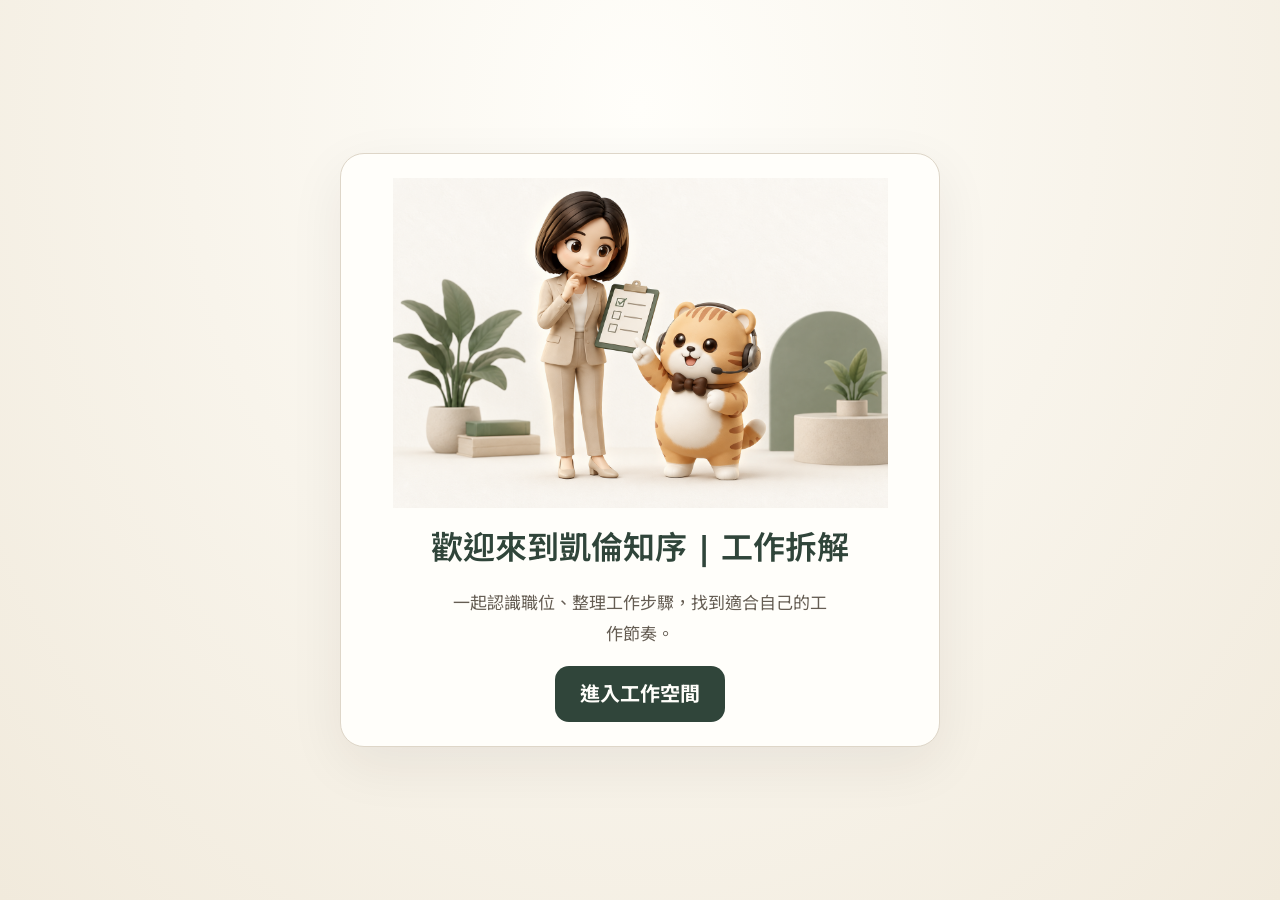
<file: index.html>
<!doctype html>
<html lang="zh-TW">
  <head>
    <meta charset="UTF-8" />
    <meta name="viewport" content="width=device-width, initial-scale=1.0" />
    <title>凱倫知序 | 工作拆解</title>
    <meta name="description" content="凱倫知序 | 工作拆解" />
    <meta property="og:title" content="凱倫知序 | 工作拆解" />
    <meta property="og:description" content="凱倫知序 | 工作拆解" />
    <meta property="og:site_name" content="凱倫知序 | 工作拆解" />
    <meta property="og:url" content="https://aaa0218haha-collab.github.io/KYUAN-Worker-3191/" />
    <link rel="canonical" href="https://aaa0218haha-collab.github.io/KYUAN-Worker-3191/" />
    <meta property="og:type" content="website" />
    <meta property="og:image" content="https://aaa0218haha-collab.github.io/KYUAN-Worker-3191/share-preview.png?v=20261018-simple-flow" />
    <meta property="og:image:width" content="1200" />
    <meta property="og:image:height" content="630" />
    <meta property="og:image:alt" content="凱倫知序 | 工作拆解" />
    <meta name="twitter:card" content="summary_large_image" />
    <meta name="twitter:title" content="凱倫知序 | 工作拆解" />
    <meta name="twitter:description" content="凱倫知序 | 工作拆解" />
    <meta name="twitter:image" content="https://aaa0218haha-collab.github.io/KYUAN-Worker-3191/share-preview.png?v=20261018-simple-flow" />
    <meta name="google-oauth-client-id" content="313609536991-54sapoig29m4reg91qin8fsfqu9iro08.apps.googleusercontent.com" />
    <meta name="theme-color" content="#FBF9F5" />
    <link rel="icon" type="image/svg+xml" href="./icon.svg?v=20261018" sizes="any" />
    <link rel="manifest" href="./site.webmanifest" />
    <link rel="preconnect" href="https://fonts.googleapis.com">
    <link rel="preconnect" href="https://fonts.gstatic.com" crossorigin>
    <link href="https://fonts.googleapis.com/css2?family=Plus+Jakarta+Sans:wght@400;500;600;700&family=Noto+Sans+TC:wght@400;500;700&display=swap" rel="stylesheet">
    <script type="module" src="./google-account.js?v=20261018-simple-flow"></script>
    <script type="module" crossorigin src="./index-ARgGflA9.js?v=20261029-toolkit-copy-v12"></script>
    <script type="module" src="./personal-ai.js?v=20261018-simple-flow"></script>
    <script type="module" src="./google-drive.js?v=20261018-simple-flow"></script>
    <script type="module" src="./reading-comfort.js?v=20261020-cloud-backup-inline"></script>
    <script type="module" src="./welcome.js?v=20261018-simple-flow"></script>
    <link rel="stylesheet" crossorigin href="./index-6yeIPIjk.css?v=20261018-simple-flow">
    <link rel="stylesheet" href="./focus-workspace.css?v=20261029-accessibility-roles-v14">
  </head>
  <body class="bg-[#FBF9F5] text-[#241D17] antialiased selection:bg-[#FAF2DE] selection:text-[#846429] min-h-screen overflow-x-hidden">
    <main id="welcome-landing" aria-labelledby="welcome-landing-title">
      <section class="welcome-landing-card">
        <img class="welcome-landing-image" src="./karen-welcome.png" alt="凱倫與戴著耳機的老虎夥伴，一起查看工作檢核清單" width="1536" height="1024" fetchpriority="high" />
        <h1 class="welcome-landing-title" id="welcome-landing-title">歡迎來到凱倫知序 | 工作拆解</h1>
        <p class="welcome-landing-copy">一起認識職位、整理工作步驟，找到適合自己的工作節奏。</p>
        <button class="welcome-landing-start" type="button" data-welcome-enter>進入工作空間</button>
      </section>
    </main>
    <div id="root" hidden></div>
  </body>
</html>
</file>
<file: focus-workspace.css>
/* Mobile first: context and content stay visible; side panels open on demand. */
:root{--yw-header-height:54px;--yw-bar-height:86px}
#yuan-workspace{color:#352f28;font-family:system-ui,"Noto Sans TC",sans-serif;max-width:1600px;margin:auto}
#yuan-workspace [data-yuan-original-navigation]{display:none!important}
.yw-topbar{position:sticky;top:var(--yw-header-height);z-index:32;display:flex;align-items:center;justify-content:space-between;gap:12px;padding:12px 16px;background:#fffefa;border-bottom:1px solid #e5ded2}
.yw-current{min-width:0}.yw-eyebrow{font-size:13px;color:#756c60;letter-spacing:.04em;margin:0 0 3px}
.yw-current h2{font-size:20px;font-weight:700;line-height:1.3;margin:0;color:#30453a}
.yw-context{font-size:14px;color:#6c6255;white-space:nowrap;text-overflow:ellipsis;overflow:hidden;margin:4px 0 0;max-width:60vw}
.yw-top-actions{display:flex;gap:6px;flex:none}.yw-top-actions button,.yw-drawer-heading button{min-height:44px;min-width:44px;padding:8px 12px;border:1px solid #ded6c8;border-radius:10px;background:#fff;color:#50483d;font-size:16px;cursor:pointer}
.yw-columns{padding:12px 0 24px}.yw-content{position:relative;min-width:0;padding-top:52px}.yw-about-content{padding-top:0!important}
#root #yuan-workspace main{max-width:840px;padding:0 12px;margin:0 auto}
#yuan-workspace main h2,#yuan-workspace main h3{font-family:inherit}
#yuan-workspace main [class*="rounded-2xl"],#yuan-workspace main [class*="rounded-3xl"]{box-shadow:none}
#yuan-workspace main [data-yuan-selector]{border:1px solid #ded6c8;border-radius:14px;background:#fffefa}
[data-yuan-selector]>summary{padding:12px 14px;font-size:16px;cursor:pointer;color:#514a40;font-weight:600;overflow-wrap:anywhere}
[data-yuan-selector]{display:none!important}.yw-role-selection-open [data-yuan-selector]{display:block!important;position:relative;z-index:5;margin-bottom:12px}
[data-yuan-selector]>summary:focus-visible,#yuan-workspace button:focus-visible,#yuan-workspace textarea:focus-visible{outline:3px solid #9b762f;outline-offset:2px}
[data-yuan-selector]>div{border:0!important;border-radius:0!important}
.yw-drawer{border:1px solid #e5ded2;background:#fffefa;color:#352f28;padding:18px;max-width:100vw;width:min(340px,calc(100vw - 24px));height:100dvh;max-height:100dvh;overflow:auto;margin:0;border-radius:0 18px 18px 0;font:14px/1.6 system-ui,"Noto Sans TC",sans-serif}
.yw-drawer::backdrop{background:#241d1766}.yw-notes-drawer{margin-left:auto;border-radius:18px 0 0 18px}
.yw-drawer-heading{display:flex;justify-content:space-between;align-items:center;gap:12px;margin-bottom:18px}.yw-drawer-heading h2,.yw-notes>h2{font-size:20px;font-weight:700;margin:0}
.yw-navigation nav{display:grid;gap:8px}.yw-navigation nav button{display:flex;align-items:center;gap:12px;width:100%;text-align:left;padding:12px 10px;border:1px solid transparent;border-radius:10px;background:transparent;color:#6c6255;cursor:pointer;min-height:64px}
.yw-navigation nav button:hover{background:#f3efe7}.yw-navigation nav button[aria-current="page"]{border-color:#c1d0c5;background:#edf3ee;color:#30453a}
.yw-navigation nav strong{display:block;font-size:16px;font-weight:600}.yw-navigation nav small{display:block;font-size:13px;margin-top:3px;color:#756c60;line-height:1.5}
.yw-response-link{display:flex;align-items:center;gap:12px;width:100%;min-height:64px;margin-top:8px;padding:12px 10px;border:1px solid #ded6c8;border-radius:10px;background:#fffefa;color:#30453a;text-align:left;cursor:pointer}
.yw-response-link:hover{background:#edf3ee;border-color:#c1d0c5}
.yw-response-link strong{display:block;font-size:16px;font-weight:600}.yw-response-link small{display:block;margin-top:3px;color:#756c60;font-size:13px;line-height:1.5}
.yw-response-icon{display:grid;width:42px;height:38px;flex:none;place-items:center;border:1px solid #e4ded3;border-radius:6px;color:#597261;font-size:21px}
.yw-home-illustration{width:100%;max-width:660px;margin:0 auto 20px;overflow:hidden;border:1px solid #ded6c8;border-radius:16px;background:#fffefa}
.yw-home-illustration img{display:block;width:100%;height:auto;object-fit:contain}
.yw-role-picker{position:absolute;top:0;left:0;z-index:2;display:flex;align-items:center;max-width:840px;width:100%;margin:0;padding:0;border:0;border-radius:0;background:transparent}
.yw-role-picker>span{display:none}
.yw-role-picker select{width:calc(100% - 194px);min-width:0;height:44px;padding:6px 30px 6px 10px;border:1px solid #d8cca8;border-radius:10px;background:#fffefa;color:#352f28;font-size:15px}
.yw-role-picker select:focus-visible{outline:3px solid #9b762f;outline-offset:2px}
.yw-quick-nav{position:relative;inset:auto;z-index:3;display:flex;flex-wrap:nowrap;align-items:center;justify-content:space-between;gap:8px;width:100%;min-height:34px;margin:0 0 8px;padding:0!important;border:0!important;border-radius:0!important;background:transparent!important}
.yw-quick-nav>div:first-child{display:flex;align-items:center;justify-content:flex-start;gap:4px;width:auto;min-width:0;white-space:nowrap}
.yw-quick-nav>div:last-child{display:flex;align-items:center;justify-content:flex-end;gap:4px;flex:none;margin-left:auto}
.yw-quick-nav .hidden{display:none!important}
.yw-quick-nav button{flex:none;min-height:34px;padding:4px 8px;font-size:13px;white-space:nowrap}
.yw-common-titles{display:inline-flex;min-width:0;max-width:100%;vertical-align:middle}
.yw-common-titles summary{display:inline-flex;align-items:center;gap:6px;min-height:28px;padding:3px 8px;border:1px solid #e6d7bf;border-radius:8px;background:#fffefa;color:#846429;font-size:13px;font-weight:700;cursor:pointer;list-style:none;white-space:nowrap}
.yw-common-titles summary::-webkit-details-marker{display:none}
.yw-common-titles summary::after{content:"▾";color:#8c7558;font-size:12px}
.yw-common-titles[open] summary::after{content:"▴"}
.yw-common-titles summary:focus-visible{outline:2px solid #9b762f;outline-offset:2px}
.yw-common-title-count{color:#756c60;font-size:12px;font-weight:500}
.yw-common-title-list{display:flex;flex-wrap:wrap;gap:6px;margin-top:6px}
.yw-checklist-progress{padding:10px 12px!important;border-radius:14px!important}
.yw-checklist-progress>summary{display:flex;flex-direction:row!important;align-items:center;justify-content:space-between;gap:8px;cursor:pointer;list-style:none}
.yw-checklist-progress>summary::-webkit-details-marker{display:none}
.yw-checklist-progress>summary::after{content:"展開進度 ▾";flex:none;color:#547363;font-size:12px;font-weight:600}
.yw-checklist-progress[open]>summary::after{content:"收起進度 ▴"}
.yw-checklist-progress>summary:focus-visible{outline:2px solid #547363;outline-offset:3px;border-radius:4px}
.yw-checklist-progress> :not([hidden])~ :not([hidden]){margin-top:4px!important}
.yw-checklist-progress>div:first-child>div{font-size:14px!important}
.yw-checklist-progress>div:first-child>div:last-child{white-space:nowrap}
.yw-checklist-progress>div:nth-child(2){height:5px!important}
.yw-progress-detail{font-size:12px;color:#52675b}
.yw-progress-detail summary{display:flex;align-items:center;flex-wrap:wrap;gap:4px 8px;min-height:18px;cursor:pointer;list-style:none}
.yw-progress-detail summary::-webkit-details-marker{display:none}
.yw-progress-detail summary:focus-visible{outline:2px solid #9b762f;outline-offset:2px;border-radius:4px}
.yw-progress-pill{white-space:nowrap}
.yw-progress-detail-body{display:grid;gap:8px;margin-top:8px;padding-top:8px;border-top:1px solid #c5ded1}
.yw-progress-group{min-width:0}
.yw-progress-group-title{display:flex;justify-content:space-between;gap:8px;margin-bottom:3px;font-size:13px;font-weight:700;color:#30453a}
.yw-progress-item{display:flex;align-items:flex-start;gap:6px;padding:2px 0;font-size:13px;line-height:1.4;color:#655d53}
.yw-progress-item-status{flex:none;font-weight:700;color:#547363}
.yw-karen-page{max-width:840px;margin:0 auto;padding:0 12px 28px}
.yw-karen-back{min-height:44px;margin:0 0 12px;padding:8px 12px;border:1px solid #ded6c8;border-radius:10px;background:#fffefa;color:#30453a;font-size:16px;font-weight:600;cursor:pointer}
.yw-karen-back:hover{background:#edf3ee}
.yw-karen-back:focus-visible{outline:3px solid #9b762f;outline-offset:2px}
.yw-karen-welcome-image{display:block;width:100%;height:auto;margin:0 0 16px;border-radius:16px}
.yw-karen-intro{display:grid;grid-template-columns:minmax(0,1fr) minmax(0,1fr);align-items:center;gap:18px;margin-bottom:16px;padding:16px;border:1px solid #ded6c8;border-radius:18px;background:linear-gradient(135deg,#fffefa,#f6f1e9)}
.yw-karen-intro img{display:block;width:100%;height:auto;max-height:none;aspect-ratio:1/1;object-fit:contain}
.yw-karen-eyebrow{margin:0 0 4px;color:#846429;font-size:13px;font-weight:700;letter-spacing:.08em}
.yw-karen-intro h2{margin:0;color:#30453a;font-size:27px;line-height:1.2}
.yw-karen-tagline{margin:7px 0 0;color:#655d53;font-size:15px;line-height:1.5}
.yw-karen-tabs{display:flex;gap:8px;margin:0 0 14px;border-bottom:1px solid #e5ded2}
.yw-karen-tabs button{min-height:42px;padding:8px 14px;border:1px solid transparent;border-radius:10px 10px 0 0;background:transparent;color:#655d53;font-size:15px;font-weight:700;cursor:pointer}
.yw-karen-tabs button[aria-selected="true"]{border-color:#c1d0c5;border-bottom-color:#fffefa;background:#edf3ee;color:#30453a}
.yw-karen-tabs button:focus-visible{outline:3px solid #9b762f;outline-offset:2px}
.yw-karen-story{margin-bottom:20px;padding:16px;border-left:3px solid #c59b46;border-radius:0 12px 12px 0;background:#fffefa}
.yw-karen-story h3,.yw-karen-section>h3{margin:0 0 9px;color:#30453a;font-size:18px}
.yw-karen-story p,.yw-karen-card p,.yw-karen-step p{margin:0;color:#655d53;font-size:15px;line-height:1.75}
.yw-karen-story p+p{margin-top:8px}
.yw-karen-contact{margin:18px 0 4px;padding:16px;border:1px solid #ded6c8;border-radius:14px;background:#edf3ee}
.yw-karen-contact h3{margin:0 0 6px;color:#30453a;font-size:18px}
.yw-karen-contact p{margin:0;color:#655d53;font-size:15px;line-height:1.7}
.yw-karen-section{margin:18px 0}
.yw-karen-cards{display:grid;grid-template-columns:repeat(2,minmax(0,1fr));gap:10px}
.yw-karen-card{min-width:0;padding:14px;border:1px solid #e5ded2;border-radius:13px;background:#fffefa}
.yw-karen-card h4{margin:0 0 6px;color:#30453a;font-size:16px;font-weight:700}
.yw-karen-approach{display:grid;grid-template-columns:repeat(2,minmax(0,1fr));gap:10px}
.yw-karen-step{min-width:0;padding:13px;border:1px solid #e5ded2;border-radius:13px;background:#fffefa}
.yw-karen-step summary{display:flex;align-items:flex-start;gap:8px;cursor:pointer;list-style:none}
.yw-karen-step summary::-webkit-details-marker{display:none}
.yw-karen-step summary:focus-visible{outline:2px solid #9b762f;outline-offset:3px;border-radius:4px}
.yw-karen-step-label{flex:none;padding:2px 6px;border-radius:5px;background:#f6f1e9;color:#846429;font-size:12px;font-weight:700}
.yw-karen-step summary strong{color:#30453a;font-size:15px}
.yw-karen-step-description{margin-top:9px!important;font-weight:600}
.yw-karen-step[open] p+p{margin-top:6px}
.yw-karen-line-link{display:inline-flex;align-items:center;justify-content:center;min-height:40px;margin-top:10px;padding:8px 14px;border-radius:10px;background:#30453a;color:#fffefa;font-size:15px;font-weight:700;text-decoration:none}
.yw-karen-line-link:hover{background:#24372d}
.yw-karen-line-link:focus-visible{outline:3px solid #9b762f;outline-offset:2px}
.yw-content h2,.yw-content h3,.yw-content h4{color:#30453a}
.yw-content p,.yw-content li{color:#655d53}
.yw-content h2{min-width:0;max-width:100%;overflow-wrap:anywhere}
.yw-content{overflow-wrap:anywhere}
.yw-content [data-mindset-details]{scroll-margin-top:calc(var(--yw-header-height) + var(--yw-bar-height) + 16px)}
.yuan-quick-adjust{position:relative;min-width:0}
.yuan-quick-adjust>summary{display:inline-flex;align-items:center;min-height:26px;padding:3px 7px;border:1px solid #e5ded2;border-radius:7px;background:#fbf9f5;color:#756c60;font-size:12px;line-height:1.3;cursor:pointer;list-style:none;white-space:nowrap}
.yuan-quick-adjust>summary::-webkit-details-marker{display:none}
.yuan-quick-adjust>summary:focus-visible{outline:2px solid #9b762f;outline-offset:2px}
.yuan-quick-adjust-list{display:flex;flex-wrap:wrap;align-items:center;gap:4px;margin-top:5px}
.yuan-quick-adjust-list button{min-height:26px}
.yuan-quick-adjust-inline .yuan-quick-adjust-list{position:absolute;top:calc(100% + 4px);right:0;z-index:8;flex-wrap:nowrap;width:max-content;max-width:calc(100vw - 40px);margin:0;padding:6px;border:1px solid #e5ded2;border-radius:9px;background:#fffefa;box-shadow:0 4px 14px #241d171a}
.yw-market-aliases{position:relative;max-width:100%;flex:none;font-size:14px}
.yw-market-aliases summary{min-height:32px;padding:6px 10px;border:1px solid #ded6c8;border-radius:9px;background:#fbf9f5;color:#62584d;font-weight:600;cursor:pointer;list-style:none}
.yw-market-aliases summary::-webkit-details-marker{display:none}
.yw-market-aliases summary::after{content:"";display:inline-block;width:6px;height:6px;margin:0 0 2px 8px;border-right:1.5px solid currentColor;border-bottom:1.5px solid currentColor;transform:rotate(45deg)}
.yw-market-aliases[open] summary::after{transform:rotate(225deg);margin-bottom:-2px}
.yw-market-alias-list{display:flex;flex-wrap:wrap;gap:6px;max-width:min(420px,calc(100vw - 32px));max-height:220px;overflow:auto;margin-top:6px;padding:10px;border:1px solid #e5ded2;border-radius:10px;background:#fffefa}
.yw-market-alias{max-width:100%;padding:4px 8px;border:1px solid #e5ded2;border-radius:7px;background:#f6f1e9;color:#60574d;overflow-wrap:anywhere;white-space:normal}
.yw-preview{width:42px;height:42px;flex:none;border:1px solid #ded6c8;border-radius:10px;padding:8px;background:#fffefa;color:#3a4e44}
[aria-current="page"] .yw-preview{color:#597261;border-color:#c1d0c5}
.yw-notes-context{font-size:14px;line-height:1.6;overflow-wrap:anywhere;color:#756c60;margin:8px 0 18px}
.yw-section-notes label{display:block;font-size:16px;font-weight:600;margin-bottom:10px}.yw-section-notes textarea{width:100%;resize:vertical;min-height:180px;padding:12px;border:1px solid #ded6c8;border-radius:10px;background:white;line-height:1.7;font-size:18px;color:#352f28}.yw-save-status{margin-top:8px;font-size:14px;color:#756c60}
.yw-notes-body>div[class]{font-size:16px}.yw-notes-body>div[class*="rounded-3xl"]{border:0;box-shadow:none;padding:0;border-radius:0;background:transparent}
.yw-notes-body h3{font-family:inherit;font-size:17px!important}.yw-notes-body textarea{font-size:18px!important;max-width:100%}
@media(min-width:768px){.yw-columns{display:grid;grid-template-columns:188px minmax(0,1fr);gap:20px;padding:20px}.yw-sidebar{position:sticky;top:calc(var(--yw-header-height) + var(--yw-bar-height) + 16px);align-self:start;max-height:calc(100dvh - var(--yw-header-height) - var(--yw-bar-height) - 32px);overflow:auto;padding-right:12px;border-right:1px solid #e5ded2}.yw-topbar{padding-inline:24px}.yw-context{max-width:650px}#root #yuan-workspace main{padding:0}.yw-navigation nav button{gap:9px;padding:10px 8px}.yw-preview{width:40px;height:40px}}
@media(min-width:1200px){.yw-columns-with-notes{grid-template-columns:188px minmax(0,1fr) 264px;gap:24px;padding:24px}.yw-columns-no-notes{grid-template-columns:188px minmax(0,1fr);gap:24px;padding:24px}.yw-notes{position:sticky;top:calc(var(--yw-header-height) + var(--yw-bar-height) + 20px);align-self:start;padding-left:18px;border-left:1px solid #e5ded2;max-height:calc(100dvh - var(--yw-header-height) - var(--yw-bar-height) - 40px);overflow:auto}.yw-topbar{padding-block:16px}}
@media(max-width:540px){.yw-topbar{gap:8px;padding:4px 12px}.yw-eyebrow{font-size:12px;line-height:1.2;margin-bottom:1px}.yw-current h2{font-size:18px;line-height:1.2}.yw-context{margin-top:2px;font-size:13px;line-height:1.25}.yw-top-actions button{min-height:44px;padding:6px 10px}.yw-role-picker select{width:calc(100% - 178px);font-size:14px}.yw-quick-nav{width:174px}.yw-quick-nav button{padding:4px 5px;font-size:13px}.yw-response-link{min-height:60px}}
@media(max-width:767px){.yw-content{padding-top:100px}.yw-role-picker{width:100%}.yw-role-picker select{width:100%;height:44px}.yw-quick-nav{inset:auto;width:100%;justify-content:space-between;flex-wrap:nowrap}.yw-quick-nav>div:first-child{width:auto;justify-content:flex-start}.yw-quick-nav button{padding-inline:8px}}
@media(max-width:540px){.yw-karen-page{padding-inline:0}.yw-karen-intro{grid-template-columns:minmax(0,1fr) minmax(0,1fr);gap:12px;padding:12px}.yw-karen-intro img{width:100%;max-height:none}.yw-karen-intro h2{font-size:23px}.yw-karen-tagline,.yw-karen-kyuan-link{font-size:14px}.yw-karen-story{padding:13px}.yw-karen-cards,.yw-karen-approach{grid-template-columns:minmax(0,1fr)}}
@media print{.yw-topbar,.yw-sidebar,.yw-notes,.yw-drawer{display:none!important}.yw-columns{display:block!important;padding:0!important}}

/* Confidence uses the content width, including when its detail panel is closed. */
.yw-confidence-layout{display:grid;grid-template-columns:minmax(0,1fr)!important;container-type:inline-size}
.yw-confidence-layout>div{grid-column:1 / -1!important;min-width:0}
.yw-confidence-cards{grid-template-columns:minmax(0,1fr)!important}
.yw-confidence-cards button{min-width:0;overflow-wrap:anywhere}
@container (min-width:520px){.yw-confidence-cards{grid-template-columns:repeat(2,minmax(0,1fr))!important}}

#yuan-workspace .yw-role-picker{display:grid;grid-template-columns:minmax(0,.8fr) minmax(0,1.2fr);gap:8px;width:calc(100% - 194px);max-width:840px}
#yuan-workspace .yw-role-picker label{display:grid;min-width:0;gap:4px;color:#31533f;font-size:13px;font-weight:700}
#yuan-workspace .yw-role-picker select{width:100%;height:44px;padding:6px 30px 6px 10px;border:1px solid #8a7354;border-left:3px solid #31533f;border-radius:10px;background:#fffefa;color:#352f28;font:600 15px/1.4 "Noto Sans TC",system-ui,sans-serif}
#yuan-workspace .yw-role-picker select:focus-visible{border-color:#31533f;outline:3px solid #9b762f;outline-offset:2px}
#yuan-workspace .yw-role-picker select option{padding:8px;background:#fffefa;color:#352f28;font:500 15px/1.5 "Noto Sans TC",system-ui,sans-serif}
#yuan-workspace .yw-role-industry-note{grid-column:1/-1;min-height:18px;margin:0;color:#655d53;font-size:13px;line-height:1.4}
#yuan-workspace .yw-content:has(.yw-role-picker){padding-top:112px}
#yuan-workspace .yw-featured-occupations,#yuan-workspace .yw-featured-card{border-color:#d6c5a8}
#yuan-workspace .yw-featured-card[open]{border-color:#31533f}
#yuan-workspace .yw-featured-heading{display:block}
#yuan-workspace .yw-featured-heading h3{font-weight:700}
#yuan-workspace .yw-karen-intro{grid-template-columns:minmax(0,1fr) minmax(0,1fr)}
#yuan-workspace .yw-karen-intro img{width:100%;max-height:none;aspect-ratio:1/1;object-fit:contain}
#yuan-workspace .yw-karen-intro h2{font-size:15px;line-height:1.5;font-weight:700}
#yuan-workspace .yw-karen-tagline,#yuan-workspace .yw-karen-kyuan-link{font-size:15px}
#yuan-workspace .yw-karen-kyuan-link{text-decoration:none;font-weight:400}
#yuan-workspace .yw-karen-card h4{font-weight:700}
@media(max-width:767px){
  #yuan-workspace .yw-role-picker{width:100%;grid-template-columns:minmax(0,.85fr) minmax(0,1.15fr)}
  #yuan-workspace .yw-content:has(.yw-role-picker){padding-top:146px}
  #yuan-workspace .yw-quick-nav{top:102px}
}
@media(max-width:767px){#yuan-workspace .yw-content:has(.yw-role-picker){padding-top:98px}}
@media(max-width:540px){
  #yuan-workspace .yw-karen-intro{grid-template-columns:minmax(0,1fr) minmax(0,1fr)}
  #yuan-workspace .yw-karen-intro img{width:100%;max-height:none}
  #yuan-workspace .yw-karen-tagline,#yuan-workspace .yw-karen-kyuan-link{font-size:15px}
}
@container (min-width:760px){.yw-confidence-cards{grid-template-columns:repeat(3,minmax(0,1fr))!important}}

/* Keep the frozen context row compact and below the header dropdown. */
#yuan-workspace .yw-topbar{z-index:32;padding:6px 24px;min-height:44px;gap:10px}
#yuan-workspace .yw-current{display:flex;align-items:center;gap:12px;flex:1;overflow:hidden}
#yuan-workspace .yw-eyebrow{line-height:1.3}
#yuan-workspace .yw-current>.yw-eyebrow{display:none}
#yuan-workspace .yw-current h2{flex:none;line-height:1.3;white-space:nowrap}
#yuan-workspace .yw-context{margin:0;line-height:1.4;max-width:100%;min-width:0}
@media(max-width:767px){#yuan-workspace .yw-topbar{padding:4px 12px}#yuan-workspace .yw-current{display:block}#yuan-workspace .yw-context{margin-top:2px}#yuan-workspace .yw-top-actions button{padding:4px 10px}}

/* Mindset cards: compact title (fits in two lines) and a small white tag with brown text. */
#root .yw-confidence-cards button{padding:8px 10px}
#root .yw-confidence-cards button>div>span:first-child{font-size:13px!important;line-height:1.5!important;display:-webkit-box;-webkit-box-orient:vertical;-webkit-line-clamp:2;line-clamp:2;overflow:hidden}
@media(max-width:360px){#root .yw-confidence-cards button>div>span:first-child{font-size:12px!important;line-height:1.4!important;-webkit-line-clamp:3;line-clamp:3}}
#root .yw-confidence-cards button>div>span:last-child{font-size:11px!important;line-height:1.3!important;background:#fff!important;color:#7a5230!important;border:1px solid #e6d9c8;padding:1px 6px!important;border-radius:6px}

.yw-karen-kyuan-link{display:inline-flex;align-items:center;min-height:36px;margin-top:6px;padding:4px 12px;border:1px solid #c1d0c5;border-radius:9px;background:#edf3ee;color:#30453a;font-size:15px;font-weight:400;text-decoration:none}
.yw-karen-kyuan-link:hover{background:#dde9df}
.yw-karen-kyuan-link:focus-visible{outline:3px solid #9b762f;outline-offset:2px}

/* Mobile first: context and content stay visible; side panels open on demand. */
:root{--yw-header-height:54px;--yw-bar-height:86px}
#yuan-workspace{color:#352f28;font-family:system-ui,"Noto Sans TC",sans-serif;max-width:1600px;margin:auto}
#yuan-workspace [data-yuan-original-navigation]{display:none!important}
.yw-topbar{position:sticky;top:var(--yw-header-height);z-index:32;display:flex;align-items:center;justify-content:space-between;gap:12px;padding:12px 16px;background:#fffefa;border-bottom:1px solid #e5ded2}
.yw-current{min-width:0}.yw-eyebrow{font-size:13px;color:#756c60;letter-spacing:.04em;margin:0 0 3px}
.yw-current h2{font-size:20px;font-weight:700;line-height:1.3;margin:0;color:#30453a}
.yw-context{font-size:14px;color:#6c6255;white-space:nowrap;text-overflow:ellipsis;overflow:hidden;margin:4px 0 0;max-width:60vw}
.yw-top-actions{display:flex;gap:6px;flex:none}.yw-top-actions button,.yw-drawer-heading button{min-height:44px;min-width:44px;padding:8px 12px;border:1px solid #ded6c8;border-radius:10px;background:#fff;color:#50483d;font-size:16px;cursor:pointer}
.yw-columns{padding:12px 0 24px}.yw-content{position:relative;min-width:0;padding-top:52px}.yw-about-content{padding-top:0!important}
#root #yuan-workspace main{max-width:840px;padding:0 12px;margin:0 auto}
#yuan-workspace main h2,#yuan-workspace main h3{font-family:inherit}
#yuan-workspace main [class*="rounded-2xl"],#yuan-workspace main [class*="rounded-3xl"]{box-shadow:none}
#yuan-workspace main [data-yuan-selector]{border:1px solid #ded6c8;border-radius:14px;background:#fffefa}
[data-yuan-selector]>summary{padding:12px 14px;font-size:16px;cursor:pointer;color:#514a40;font-weight:600;overflow-wrap:anywhere}
[data-yuan-selector]{display:none!important}
[data-yuan-selector]>summary:focus-visible,#yuan-workspace button:focus-visible,#yuan-workspace textarea:focus-visible{outline:3px solid #9b762f;outline-offset:2px}
[data-yuan-selector]>div{border:0!important;border-radius:0!important}
.yw-drawer{border:1px solid #e5ded2;background:#fffefa;color:#352f28;padding:18px;max-width:100vw;width:min(340px,calc(100vw - 24px));height:100dvh;max-height:100dvh;overflow:auto;margin:0;border-radius:0 18px 18px 0;font:14px/1.6 system-ui,"Noto Sans TC",sans-serif}
.yw-drawer::backdrop{background:#241d1766}.yw-notes-drawer{margin-left:auto;border-radius:18px 0 0 18px}
.yw-drawer-heading{display:flex;justify-content:space-between;align-items:center;gap:12px;margin-bottom:18px}.yw-drawer-heading h2,.yw-notes>h2{font-size:20px;font-weight:700;margin:0}
.yw-navigation nav{display:grid;gap:8px}.yw-navigation nav button{display:flex;align-items:center;gap:12px;width:100%;text-align:left;padding:12px 10px;border:1px solid transparent;border-radius:10px;background:transparent;color:#6c6255;cursor:pointer;min-height:64px}
.yw-navigation nav button:hover{background:#f3efe7}.yw-navigation nav button[aria-current="page"]{border-color:#c1d0c5;background:#edf3ee;color:#30453a}
.yw-navigation nav strong{display:block;font-size:16px;font-weight:600}.yw-navigation nav small{display:block;font-size:13px;margin-top:3px;color:#756c60;line-height:1.5}
.yw-response-link{display:flex;align-items:center;gap:12px;width:100%;min-height:64px;margin-top:8px;padding:12px 10px;border:1px solid #ded6c8;border-radius:10px;background:#fffefa;color:#30453a;text-align:left;cursor:pointer}
.yw-response-link:hover{background:#edf3ee;border-color:#c1d0c5}
.yw-response-link strong{display:block;font-size:16px;font-weight:600}.yw-response-link small{display:block;margin-top:3px;color:#756c60;font-size:13px;line-height:1.5}
.yw-response-icon{display:grid;width:42px;height:38px;flex:none;place-items:center;border:1px solid #e4ded3;border-radius:6px;color:#597261;font-size:21px}
.yw-home-illustration{width:100%;max-width:840px;margin:0 auto 16px;overflow:hidden;border:1px solid #ded6c8;border-radius:16px;background:#fffefa}
.yw-home-illustration img{display:block;width:100%;height:auto;object-fit:contain}
.yw-role-picker{position:absolute;top:0;left:0;z-index:2;display:flex;align-items:center;max-width:840px;width:100%;margin:0;padding:0;border:0;border-radius:0;background:transparent}
.yw-role-picker>span{display:none}
.yw-role-picker select{width:calc(100% - 194px);min-width:0;height:44px;padding:6px 30px 6px 10px;border:1px solid #d8cca8;border-radius:10px;background:#fffefa;color:#352f28;font-size:15px}
.yw-role-picker select:focus-visible{outline:3px solid #9b762f;outline-offset:2px}
.yw-quick-nav{position:absolute;top:0;right:0;z-index:3;display:flex;flex-wrap:nowrap;align-items:center;justify-content:flex-end;gap:4px;width:190px;min-height:44px;padding:0!important;border:0!important;border-radius:0!important;background:transparent!important}
.yw-quick-nav>div:first-child{display:flex;align-items:center;justify-content:flex-end;gap:4px;width:100%;min-width:0;white-space:nowrap}
.yw-quick-nav .hidden{display:none!important}
.yw-quick-nav button[title="上一頁"] span+span{display:none}
.yw-quick-nav button{flex:none;min-height:44px;padding:5px 7px;font-size:14px;white-space:nowrap}
.yw-checklist-progress{padding:10px 12px!important;border-radius:14px!important}
.yw-checklist-progress>div:first-child{display:flex;flex-direction:row!important;align-items:center;justify-content:space-between;gap:8px}
.yw-checklist-progress> :not([hidden])~ :not([hidden]){margin-top:4px!important}
.yw-checklist-progress>div:first-child>div{font-size:14px!important}
.yw-checklist-progress>div:first-child>div:last-child{white-space:nowrap}
.yw-checklist-progress>div:nth-child(2){height:5px!important}
.yw-progress-detail{font-size:12px;color:#52675b}
.yw-progress-detail summary{display:flex;align-items:center;flex-wrap:wrap;gap:4px 8px;min-height:18px;cursor:pointer;list-style:none}
.yw-progress-detail summary::-webkit-details-marker{display:none}
.yw-progress-detail summary:focus-visible{outline:2px solid #9b762f;outline-offset:2px;border-radius:4px}
.yw-progress-pill{white-space:nowrap}
.yw-progress-detail-body{display:grid;gap:8px;margin-top:8px;padding-top:8px;border-top:1px solid #c5ded1}
.yw-progress-group{min-width:0}
.yw-progress-group-title{display:flex;justify-content:space-between;gap:8px;margin-bottom:3px;font-size:13px;font-weight:700;color:#30453a}
.yw-progress-item{display:flex;align-items:flex-start;gap:6px;padding:2px 0;font-size:13px;line-height:1.4;color:#655d53}
.yw-progress-item-status{flex:none;font-weight:700;color:#547363}
.yw-karen-page{max-width:840px;margin:0 auto;padding:0 12px 28px}
.yw-karen-intro{display:grid;grid-template-columns:104px minmax(0,1fr);align-items:center;gap:18px;margin-bottom:16px;padding:16px;border:1px solid #ded6c8;border-radius:18px;background:linear-gradient(135deg,#fffefa,#f6f1e9)}
.yw-karen-intro img{display:block;width:104px;height:auto;max-height:132px;object-fit:contain}
.yw-karen-eyebrow{margin:0 0 4px;color:#846429;font-size:13px;font-weight:700;letter-spacing:.08em}
.yw-karen-intro h2{margin:0;color:#30453a;font-size:27px;line-height:1.2}
.yw-karen-tagline{margin:7px 0 0;color:#655d53;font-size:15px;line-height:1.5}
.yw-karen-tabs{display:flex;gap:8px;margin:0 0 14px;border-bottom:1px solid #e5ded2}
.yw-karen-tabs button{min-height:42px;padding:8px 14px;border:1px solid transparent;border-radius:10px 10px 0 0;background:transparent;color:#655d53;font-size:15px;font-weight:700;cursor:pointer}
.yw-karen-tabs button[aria-selected="true"]{border-color:#c1d0c5;border-bottom-color:#fffefa;background:#edf3ee;color:#30453a}
.yw-karen-tabs button:focus-visible{outline:3px solid #9b762f;outline-offset:2px}
.yw-karen-story{margin-bottom:20px;padding:16px;border-left:3px solid #c59b46;border-radius:0 12px 12px 0;background:#fffefa}
.yw-karen-story h3,.yw-karen-section>h3{margin:0 0 9px;color:#30453a;font-size:18px}
.yw-karen-story p,.yw-karen-card p,.yw-karen-step p{margin:0;color:#655d53;font-size:15px;line-height:1.75}
.yw-karen-story p+p{margin-top:8px}
.yw-karen-section{margin:18px 0}
.yw-karen-cards{display:grid;grid-template-columns:repeat(2,minmax(0,1fr));gap:10px}
.yw-karen-card{min-width:0;padding:14px;border:1px solid #e5ded2;border-radius:13px;background:#fffefa}
.yw-karen-card h4{margin:0 0 6px;color:#30453a;font-size:16px}
.yw-karen-approach{display:grid;grid-template-columns:repeat(2,minmax(0,1fr));gap:10px}
.yw-karen-step{min-width:0;padding:13px;border:1px solid #e5ded2;border-radius:13px;background:#fffefa}
.yw-karen-step summary{display:flex;align-items:flex-start;gap:8px;cursor:pointer;list-style:none}
.yw-karen-step summary::-webkit-details-marker{display:none}
.yw-karen-step summary:focus-visible{outline:2px solid #9b762f;outline-offset:3px;border-radius:4px}
.yw-karen-step-label{flex:none;padding:2px 6px;border-radius:5px;background:#f6f1e9;color:#846429;font-size:12px;font-weight:700}
.yw-karen-step summary strong{color:#30453a;font-size:15px}
.yw-karen-step-description{margin-top:9px!important;font-weight:600}
.yw-karen-step[open] p+p{margin-top:6px}
.yw-karen-line-link{display:inline-flex;align-items:center;justify-content:center;min-height:40px;margin-top:10px;padding:8px 14px;border-radius:10px;background:#30453a;color:#fffefa;font-size:15px;font-weight:700;text-decoration:none}
.yw-karen-line-link:hover{background:#24372d}
.yw-karen-line-link:focus-visible{outline:3px solid #9b762f;outline-offset:2px}
.yw-content h2,.yw-content h3,.yw-content h4{color:#30453a}
.yw-content p,.yw-content li{color:#655d53}
.yw-content h2{min-width:0;max-width:100%;overflow-wrap:anywhere}
.yw-content{overflow-wrap:anywhere}
.yw-market-aliases{position:relative;max-width:100%;flex:none;font-size:14px}
.yw-market-aliases summary{min-height:32px;padding:6px 10px;border:1px solid #ded6c8;border-radius:9px;background:#fbf9f5;color:#62584d;font-weight:600;cursor:pointer;list-style:none}
.yw-market-aliases summary::-webkit-details-marker{display:none}
.yw-market-aliases summary::after{content:"";display:inline-block;width:6px;height:6px;margin:0 0 2px 8px;border-right:1.5px solid currentColor;border-bottom:1.5px solid currentColor;transform:rotate(45deg)}
.yw-market-aliases[open] summary::after{transform:rotate(225deg);margin-bottom:-2px}
.yw-market-alias-list{display:flex;flex-wrap:wrap;gap:6px;max-width:min(420px,calc(100vw - 32px));max-height:220px;overflow:auto;margin-top:6px;padding:10px;border:1px solid #e5ded2;border-radius:10px;background:#fffefa}
.yw-market-alias{max-width:100%;padding:4px 8px;border:1px solid #e5ded2;border-radius:7px;background:#f6f1e9;color:#60574d;overflow-wrap:anywhere;white-space:normal}
.yw-preview{width:42px;height:42px;flex:none;border:1px solid #ded6c8;border-radius:10px;padding:8px;background:#fffefa;color:#3a4e44}
[aria-current="page"] .yw-preview{color:#597261;border-color:#c1d0c5}
.yw-notes-context{font-size:14px;line-height:1.6;overflow-wrap:anywhere;color:#756c60;margin:8px 0 18px}
.yw-section-notes label{display:block;font-size:16px;font-weight:600;margin-bottom:10px}.yw-section-notes textarea{width:100%;resize:vertical;min-height:180px;padding:12px;border:1px solid #ded6c8;border-radius:10px;background:white;line-height:1.7;font-size:18px;color:#352f28}.yw-save-status{margin-top:8px;font-size:14px;color:#756c60}
.yw-notes-body>div[class]{font-size:16px}.yw-notes-body>div[class*="rounded-3xl"]{border:0;box-shadow:none;padding:0;border-radius:0;background:transparent}
.yw-notes-body h3{font-family:inherit;font-size:17px!important}.yw-notes-body textarea{font-size:18px!important;max-width:100%}
@media(min-width:768px){.yw-columns{display:grid;grid-template-columns:188px minmax(0,1fr);gap:20px;padding:20px}.yw-sidebar{position:sticky;top:calc(var(--yw-header-height) + var(--yw-bar-height) + 16px);align-self:start;max-height:calc(100dvh - var(--yw-header-height) - var(--yw-bar-height) - 32px);overflow:auto;padding-right:12px;border-right:1px solid #e5ded2}.yw-topbar{padding-inline:24px}.yw-context{max-width:650px}#root #yuan-workspace main{padding:0}.yw-navigation nav button{gap:9px;padding:10px 8px}.yw-preview{width:40px;height:40px}}
@media(min-width:1200px){.yw-columns{grid-template-columns:188px minmax(0,1fr) 264px;gap:24px;padding:24px}.yw-notes{position:sticky;top:calc(var(--yw-header-height) + var(--yw-bar-height) + 20px);align-self:start;padding-left:18px;border-left:1px solid #e5ded2;max-height:calc(100dvh - var(--yw-header-height) - var(--yw-bar-height) - 40px);overflow:auto}.yw-topbar{padding-block:16px}}
@media(max-width:540px){.yw-topbar{gap:8px;padding:4px 12px}.yw-eyebrow{font-size:12px;line-height:1.2;margin-bottom:1px}.yw-current h2{font-size:18px;line-height:1.2}.yw-context{margin-top:2px;font-size:13px;line-height:1.25}.yw-top-actions button{min-height:44px;padding:6px 10px}.yw-role-picker select{width:calc(100% - 178px);font-size:14px}.yw-quick-nav{width:174px}.yw-quick-nav button{padding:4px 5px;font-size:13px}.yw-response-link{min-height:60px}}
@media(max-width:767px){.yw-content{padding-top:100px}.yw-role-picker{width:100%}.yw-role-picker select{width:100%;height:44px}.yw-quick-nav{top:50px;right:auto;left:0;width:100%;justify-content:flex-start;flex-wrap:wrap}.yw-quick-nav>div:first-child{width:auto;justify-content:flex-start}.yw-quick-nav button{padding-inline:8px}}
@media(max-width:540px){.yw-karen-page{padding-inline:0}.yw-karen-intro{grid-template-columns:76px minmax(0,1fr);gap:12px;padding:12px}.yw-karen-intro img{width:76px;max-height:96px}.yw-karen-intro h2{font-size:23px}.yw-karen-tagline{font-size:14px}.yw-karen-story{padding:13px}.yw-karen-cards,.yw-karen-approach{grid-template-columns:minmax(0,1fr)}}
@media print{.yw-topbar,.yw-sidebar,.yw-notes,.yw-drawer{display:none!important}.yw-columns{display:block!important;padding:0!important}}

/* Confidence uses the content width, including when its detail panel is closed. */
.yw-confidence-layout{display:grid;grid-template-columns:minmax(0,1fr)!important;container-type:inline-size}
.yw-confidence-layout>div{grid-column:1 / -1!important;min-width:0}
.yw-confidence-cards{grid-template-columns:minmax(0,1fr)!important}
.yw-confidence-cards button{min-width:0;overflow-wrap:anywhere}
@container (min-width:520px){.yw-confidence-cards{grid-template-columns:repeat(2,minmax(0,1fr))!important}}
@container (min-width:760px){.yw-confidence-cards{grid-template-columns:repeat(3,minmax(0,1fr))!important}}

/* Keep the frozen context row compact and below the header dropdown. */
#yuan-workspace .yw-topbar{z-index:32;padding:6px 24px;min-height:44px;gap:10px}
#yuan-workspace .yw-current{display:flex;align-items:center;gap:12px;flex:1;overflow:hidden}
#yuan-workspace .yw-eyebrow{line-height:1.3}
#yuan-workspace .yw-current>.yw-eyebrow{display:none}
#yuan-workspace .yw-current h2{flex:none;line-height:1.3;white-space:nowrap}
#yuan-workspace .yw-context{margin:0;line-height:1.4;max-width:100%;min-width:0}
@media(max-width:767px){#yuan-workspace .yw-topbar{padding:4px 12px}#yuan-workspace .yw-current{display:block}#yuan-workspace .yw-context{margin-top:2px}#yuan-workspace .yw-top-actions button{padding:4px 10px}}

/* Mindset cards: compact title (fits in two lines) and a small white tag with brown text. */
#root .yw-confidence-cards button{padding:8px 10px}
#root .yw-confidence-cards button>div>span:first-child{font-size:13px!important;line-height:1.5!important;display:-webkit-box;-webkit-box-orient:vertical;-webkit-line-clamp:2;line-clamp:2;overflow:hidden}
@media(max-width:360px){#root .yw-confidence-cards button>div>span:first-child{font-size:12px!important;line-height:1.4!important;-webkit-line-clamp:3;line-clamp:3}}
#root .yw-confidence-cards button>div>span:last-child{font-size:11px!important;line-height:1.3!important;background:#fff!important;color:#7a5230!important;border:1px solid #e6d9c8;padding:1px 6px!important;border-radius:6px}

.yw-karen-kyuan-link{display:inline-flex;align-items:center;min-height:36px;margin-top:6px;padding:4px 12px;border:1px solid #c1d0c5;border-radius:9px;background:#edf3ee;color:#30453a;font-size:18px;font-weight:600;text-decoration:underline;text-underline-offset:3px}
.yw-karen-kyuan-link:hover{background:#dde9df}
.yw-karen-kyuan-link:focus-visible{outline:3px solid #9b762f;outline-offset:2px}

/* Home chooses the destination; each page focuses on one task. */
#welcome-landing[hidden],#root[hidden]{display:none!important}
#yuan-workspace .yw-columns{display:block;max-width:900px;margin:auto;padding:20px 16px}
#yuan-workspace .yw-content{padding-top:0}
#yuan-workspace .yw-quick-nav{display:none!important}
.yw-home>h2{font-size:24px;margin:0 0 8px}
.yw-home>p{margin:0 0 20px;line-height:1.7}
#yuan-workspace .yw-role-picker{position:static;display:grid;grid-template-columns:repeat(2,minmax(0,1fr));gap:14px;width:100%;margin:0 0 24px}
.yw-role-picker label{display:grid;gap:7px;min-width:0;font-size:16px;font-weight:600;color:#30453a}
#yuan-workspace .yw-role-picker select{position:static;width:100%;max-width:100%;height:auto;min-height:48px;padding:10px 28px 10px 12px;font-size:16px;border:1px solid #c1d0c5;border-radius:10px;background:#fff;color:#30453a}
.yw-role-picker select:disabled{opacity:.65;background:#f3f1eb}
.yw-home .yw-navigation nav{grid-template-columns:repeat(2,minmax(0,1fr))}
.yw-home .yw-navigation nav button,.yw-home .yw-response-link{border:1px solid #ded6c8;background:#fffefa;padding:16px;min-height:96px}
.yw-home .yw-response-link{width:100%;margin-top:10px}
.yw-home .yw-navigation .yw-eyebrow{margin-bottom:10px;font-size:16px;font-weight:600}
.yw-selected-role{margin:0 0 16px;color:#655d53;font-size:15px}
.yw-inline-notes,.yw-disclosure{margin:16px 0;border:1px solid #ded6c8;border-radius:12px;background:#fffefa;overflow:hidden}
.yw-inline-notes>summary,.yw-disclosure>summary{padding:14px;cursor:pointer;font-size:17px;font-weight:600;color:#30453a;min-height:48px}
.yw-inline-notes>.yw-notes-body,.yw-disclosure>.yw-disclosure-body{padding:0 14px 16px}
@media(max-width:540px){#yuan-workspace .yw-columns{padding:16px 12px}.yw-home .yw-navigation nav{grid-template-columns:1fr}.yw-home .yw-navigation nav button,.yw-home .yw-response-link{min-height:78px;padding:12px}#yuan-workspace .yw-role-picker{grid-template-columns:1fr}.yw-karen-intro{grid-template-columns:76px minmax(0,1fr);gap:12px;padding:12px}.yw-karen-intro img{width:76px;max-height:100px}.yw-karen-intro h2{font-size:23px}.yw-karen-kyuan-link{min-height:40px;padding:6px 8px;font-size:15px;line-height:1.5;overflow-wrap:anywhere}}
.yw-redundant-controls{display:none!important}
#root .yw-simple-section{display:block;cursor:default}
#root .yw-simple-section>summary{display:flex;align-items:center;gap:8px;cursor:pointer;list-style:none;margin:0;padding-block:10px;min-height:44px}
#root .yw-simple-section>summary::after{content:'＋';margin-left:auto;flex:none;font-size:20px;color:#547363}
#root .yw-simple-section[open]>summary::after{content:'−'}
#root .yw-simple-section>summary::-webkit-details-marker{display:none}
#root .yw-simple-section>summary:focus-visible{outline:3px solid #9b762f;outline-offset:2px}
.yw-karen-section>summary,.yw-karen-more>summary{padding:10px 0;cursor:pointer;font-weight:600;color:#30453a;min-height:44px}
.yw-karen-section>.yw-karen-cards{margin-top:10px}
.yw-brand-title{line-height:1.4}
@media(max-width:540px){#root header>div:first-child>div:first-child{width:100%;min-width:0}.yw-brand-title{font-size:18px!important;white-space:normal}#root header>div:first-child{padding-block:9px}}
#welcome-landing{box-sizing:border-box;min-height:100svh;display:grid;place-items:center;padding:24px 12px;background:radial-gradient(ellipse at 50% 12%,#fffefa,#f1eadc);color:#30453a;font-family:system-ui,"Noto Sans TC",sans-serif}
.welcome-landing-card{width:min(100%,600px);display:grid;justify-items:center;gap:16px;padding:24px 20px;border:1px solid #ded6c8;border-radius:24px;background:#fffefa;text-align:center;box-shadow:0 18px 55px #241d1712}
.welcome-landing-image{display:block;width:100%;height:auto;max-height:330px;object-fit:contain}
.welcome-landing-title{font-size:clamp(23px,5vw,32px);line-height:1.5;font-weight:600;margin:0}
.welcome-landing-copy{font-size:17px;line-height:1.8;color:#655d53;margin:0;max-width:36ch}
.welcome-landing-start{min-height:48px;padding:13px 25px;border:0;border-radius:14px;background:#30453a;color:#fffefa;font:700 20px/1.5 system-ui,"Noto Sans TC",sans-serif;cursor:pointer}
.welcome-landing-start:focus-visible{outline:3px solid #9b762f;outline-offset:3px}
.yw-home .yw-navigation button:disabled{opacity:.6;cursor:default}
.yw-home-hint{font-size:14px;line-height:1.6;margin:0 0 14px;color:#655d53}

/* Mobile first: context and content stay visible; side panels open on demand. */
:root{--yw-header-height:54px;--yw-bar-height:86px}
#yuan-workspace{color:#352f28;font-family:system-ui,"Noto Sans TC",sans-serif;max-width:1600px;margin:auto}
#yuan-workspace [data-yuan-original-navigation]{display:none!important}
.yw-topbar{position:sticky;top:var(--yw-header-height);z-index:32;display:flex;align-items:center;justify-content:space-between;gap:12px;padding:12px 16px;background:#fffefa;border-bottom:1px solid #e5ded2}
.yw-current{min-width:0}.yw-eyebrow{font-size:13px;color:#756c60;letter-spacing:.04em;margin:0 0 3px}
.yw-current h2{font-size:20px;font-weight:700;line-height:1.3;margin:0;color:#30453a}
.yw-context{font-size:14px;color:#6c6255;white-space:nowrap;text-overflow:ellipsis;overflow:hidden;margin:4px 0 0;max-width:60vw}
.yw-top-actions{display:flex;gap:6px;flex:none}.yw-top-actions button,.yw-drawer-heading button{min-height:44px;min-width:44px;padding:8px 12px;border:1px solid #ded6c8;border-radius:10px;background:#fff;color:#50483d;font-size:16px;cursor:pointer}
.yw-columns{padding:12px 0 24px}.yw-content{position:relative;min-width:0;padding-top:52px}.yw-about-content{padding-top:0!important}
#root #yuan-workspace main{max-width:840px;padding:0 12px;margin:0 auto}
#yuan-workspace main h2,#yuan-workspace main h3{font-family:inherit}
#yuan-workspace main [class*="rounded-2xl"],#yuan-workspace main [class*="rounded-3xl"]{box-shadow:none}
#yuan-workspace main [data-yuan-selector]{border:1px solid #ded6c8;border-radius:14px;background:#fffefa}
[data-yuan-selector]>summary{padding:12px 14px;font-size:16px;cursor:pointer;color:#514a40;font-weight:600;overflow-wrap:anywhere}
[data-yuan-selector]{display:none!important}
[data-yuan-selector]>summary:focus-visible,#yuan-workspace button:focus-visible,#yuan-workspace textarea:focus-visible{outline:3px solid #9b762f;outline-offset:2px}
[data-yuan-selector]>div{border:0!important;border-radius:0!important}
.yw-drawer{border:1px solid #e5ded2;background:#fffefa;color:#352f28;padding:18px;max-width:100vw;width:min(340px,calc(100vw - 24px));height:100dvh;max-height:100dvh;overflow:auto;margin:0;border-radius:0 18px 18px 0;font:14px/1.6 system-ui,"Noto Sans TC",sans-serif}
.yw-drawer::backdrop{background:#241d1766}.yw-notes-drawer{margin-left:auto;border-radius:18px 0 0 18px}
.yw-drawer-heading{display:flex;justify-content:space-between;align-items:center;gap:12px;margin-bottom:18px}.yw-drawer-heading h2,.yw-notes>h2{font-size:20px;font-weight:700;margin:0}
.yw-navigation nav{display:grid;gap:8px}.yw-navigation nav button{display:flex;align-items:center;gap:12px;width:100%;text-align:left;padding:12px 10px;border:1px solid transparent;border-radius:10px;background:transparent;color:#6c6255;cursor:pointer;min-height:64px}
.yw-navigation nav button:hover{background:#f3efe7}.yw-navigation nav button[aria-current="page"]{border-color:#c1d0c5;background:#edf3ee;color:#30453a}
.yw-navigation nav strong{display:block;font-size:16px;font-weight:600}.yw-navigation nav small{display:block;font-size:13px;margin-top:3px;color:#756c60;line-height:1.5}
.yw-response-link{display:flex;align-items:center;gap:12px;width:100%;min-height:64px;margin-top:8px;padding:12px 10px;border:1px solid #ded6c8;border-radius:10px;background:#fffefa;color:#30453a;text-align:left;cursor:pointer}
.yw-response-link:hover{background:#edf3ee;border-color:#c1d0c5}
.yw-response-link strong{display:block;font-size:16px;font-weight:600}.yw-response-link small{display:block;margin-top:3px;color:#756c60;font-size:13px;line-height:1.5}
.yw-response-icon{display:grid;width:42px;height:38px;flex:none;place-items:center;border:1px solid #e4ded3;border-radius:6px;color:#597261;font-size:21px}
.yw-home-illustration{width:100%;max-width:840px;margin:0 auto 16px;overflow:hidden;border:1px solid #ded6c8;border-radius:16px;background:#fffefa}
.yw-home-illustration img{display:block;width:100%;height:auto;object-fit:contain}
.yw-role-picker{position:absolute;top:0;left:0;z-index:2;display:flex;align-items:center;max-width:840px;width:100%;margin:0;padding:0;border:0;border-radius:0;background:transparent}
.yw-role-picker>span{display:none}
.yw-role-picker select{width:calc(100% - 194px);min-width:0;height:44px;padding:6px 30px 6px 10px;border:1px solid #d8cca8;border-radius:10px;background:#fffefa;color:#352f28;font-size:15px}
.yw-role-picker select:focus-visible{outline:3px solid #9b762f;outline-offset:2px}
.yw-quick-nav{position:absolute;top:0;right:0;z-index:3;display:flex;flex-wrap:nowrap;align-items:center;justify-content:flex-end;gap:4px;width:190px;min-height:44px;padding:0!important;border:0!important;border-radius:0!important;background:transparent!important}
.yw-quick-nav>div:first-child{display:flex;align-items:center;justify-content:flex-end;gap:4px;width:100%;min-width:0;white-space:nowrap}
.yw-quick-nav .hidden{display:none!important}
.yw-quick-nav button[title="上一頁"] span+span{display:none}
.yw-quick-nav button{flex:none;min-height:44px;padding:5px 7px;font-size:14px;white-space:nowrap}
.yw-checklist-progress{padding:10px 12px!important;border-radius:14px!important}
.yw-checklist-progress>div:first-child{display:flex;flex-direction:row!important;align-items:center;justify-content:space-between;gap:8px}
.yw-checklist-progress> :not([hidden])~ :not([hidden]){margin-top:4px!important}
.yw-checklist-progress>div:first-child>div{font-size:14px!important}
.yw-checklist-progress>div:first-child>div:last-child{white-space:nowrap}
.yw-checklist-progress>div:nth-child(2){height:5px!important}
.yw-progress-detail{font-size:12px;color:#52675b}
.yw-progress-detail summary{display:flex;align-items:center;flex-wrap:wrap;gap:4px 8px;min-height:18px;cursor:pointer;list-style:none}
.yw-progress-detail summary::-webkit-details-marker{display:none}
.yw-progress-detail summary:focus-visible{outline:2px solid #9b762f;outline-offset:2px;border-radius:4px}
.yw-progress-pill{white-space:nowrap}
.yw-progress-detail-body{display:grid;gap:8px;margin-top:8px;padding-top:8px;border-top:1px solid #c5ded1}
.yw-progress-group{min-width:0}
.yw-progress-group-title{display:flex;justify-content:space-between;gap:8px;margin-bottom:3px;font-size:13px;font-weight:700;color:#30453a}
.yw-progress-item{display:flex;align-items:flex-start;gap:6px;padding:2px 0;font-size:13px;line-height:1.4;color:#655d53}
.yw-progress-item-status{flex:none;font-weight:700;color:#547363}
.yw-karen-page{max-width:840px;margin:0 auto;padding:0 12px 28px}
.yw-karen-intro{display:grid;grid-template-columns:104px minmax(0,1fr);align-items:center;gap:18px;margin-bottom:16px;padding:16px;border:1px solid #ded6c8;border-radius:18px;background:linear-gradient(135deg,#fffefa,#f6f1e9)}
.yw-karen-intro img{display:block;width:104px;height:auto;max-height:132px;object-fit:contain}
.yw-karen-eyebrow{margin:0 0 4px;color:#846429;font-size:13px;font-weight:700;letter-spacing:.08em}
.yw-karen-intro h2{margin:0;color:#30453a;font-size:27px;line-height:1.2}
.yw-karen-tagline{margin:7px 0 0;color:#655d53;font-size:15px;line-height:1.5}
.yw-karen-tabs{display:flex;gap:8px;margin:0 0 14px;border-bottom:1px solid #e5ded2}
.yw-karen-tabs button{min-height:42px;padding:8px 14px;border:1px solid transparent;border-radius:10px 10px 0 0;background:transparent;color:#655d53;font-size:15px;font-weight:700;cursor:pointer}
.yw-karen-tabs button[aria-selected="true"]{border-color:#c1d0c5;border-bottom-color:#fffefa;background:#edf3ee;color:#30453a}
.yw-karen-tabs button:focus-visible{outline:3px solid #9b762f;outline-offset:2px}
.yw-karen-story{margin-bottom:20px;padding:16px;border-left:3px solid #c59b46;border-radius:0 12px 12px 0;background:#fffefa}
.yw-karen-story h3,.yw-karen-section>h3{margin:0 0 9px;color:#30453a;font-size:18px}
.yw-karen-story p,.yw-karen-card p,.yw-karen-step p{margin:0;color:#655d53;font-size:15px;line-height:1.75}
.yw-karen-story p+p{margin-top:8px}
.yw-karen-section{margin:18px 0}
.yw-karen-cards{display:grid;grid-template-columns:repeat(2,minmax(0,1fr));gap:10px}
.yw-karen-card{min-width:0;padding:14px;border:1px solid #e5ded2;border-radius:13px;background:#fffefa}
.yw-karen-card h4{margin:0 0 6px;color:#30453a;font-size:16px}
.yw-karen-approach{display:grid;grid-template-columns:repeat(2,minmax(0,1fr));gap:10px}
.yw-karen-step{min-width:0;padding:13px;border:1px solid #e5ded2;border-radius:13px;background:#fffefa}
.yw-karen-step summary{display:flex;align-items:flex-start;gap:8px;cursor:pointer;list-style:none}
.yw-karen-step summary::-webkit-details-marker{display:none}
.yw-karen-step summary:focus-visible{outline:2px solid #9b762f;outline-offset:3px;border-radius:4px}
.yw-karen-step-label{flex:none;padding:2px 6px;border-radius:5px;background:#f6f1e9;color:#846429;font-size:12px;font-weight:700}
.yw-karen-step summary strong{color:#30453a;font-size:15px}
.yw-karen-step-description{margin-top:9px!important;font-weight:600}
.yw-karen-step[open] p+p{margin-top:6px}
.yw-karen-line-link{display:inline-flex;align-items:center;justify-content:center;min-height:40px;margin-top:10px;padding:8px 14px;border-radius:10px;background:#30453a;color:#fffefa;font-size:15px;font-weight:700;text-decoration:none}
.yw-karen-line-link:hover{background:#24372d}
.yw-karen-line-link:focus-visible{outline:3px solid #9b762f;outline-offset:2px}
.yw-content h2,.yw-content h3,.yw-content h4{color:#30453a}
.yw-content p,.yw-content li{color:#655d53}
.yw-content h2{min-width:0;max-width:100%;overflow-wrap:anywhere}
.yw-content{overflow-wrap:anywhere}
.yw-market-aliases{position:relative;max-width:100%;flex:none;font-size:14px}
.yw-market-aliases summary{min-height:32px;padding:6px 10px;border:1px solid #ded6c8;border-radius:9px;background:#fbf9f5;color:#62584d;font-weight:600;cursor:pointer;list-style:none}
.yw-market-aliases summary::-webkit-details-marker{display:none}
.yw-market-aliases summary::after{content:"";display:inline-block;width:6px;height:6px;margin:0 0 2px 8px;border-right:1.5px solid currentColor;border-bottom:1.5px solid currentColor;transform:rotate(45deg)}
.yw-market-aliases[open] summary::after{transform:rotate(225deg);margin-bottom:-2px}
.yw-market-alias-list{display:flex;flex-wrap:wrap;gap:6px;max-width:min(420px,calc(100vw - 32px));max-height:220px;overflow:auto;margin-top:6px;padding:10px;border:1px solid #e5ded2;border-radius:10px;background:#fffefa}
.yw-market-alias{max-width:100%;padding:4px 8px;border:1px solid #e5ded2;border-radius:7px;background:#f6f1e9;color:#60574d;overflow-wrap:anywhere;white-space:normal}
.yw-preview{width:42px;height:42px;flex:none;border:1px solid #ded6c8;border-radius:10px;padding:8px;background:#fffefa;color:#3a4e44}
[aria-current="page"] .yw-preview{color:#597261;border-color:#c1d0c5}
.yw-notes-context{font-size:14px;line-height:1.6;overflow-wrap:anywhere;color:#756c60;margin:8px 0 18px}
.yw-section-notes label{display:block;font-size:16px;font-weight:600;margin-bottom:10px}.yw-section-notes textarea{width:100%;resize:vertical;min-height:180px;padding:12px;border:1px solid #ded6c8;border-radius:10px;background:white;line-height:1.7;font-size:18px;color:#352f28}.yw-save-status{margin-top:8px;font-size:14px;color:#756c60}
.yw-notes-body>div[class]{font-size:16px}.yw-notes-body>div[class*="rounded-3xl"]{border:0;box-shadow:none;padding:0;border-radius:0;background:transparent}
.yw-notes-body h3{font-family:inherit;font-size:17px!important}.yw-notes-body textarea{font-size:18px!important;max-width:100%}
@media(min-width:768px){.yw-columns{display:grid;grid-template-columns:188px minmax(0,1fr);gap:20px;padding:20px}.yw-sidebar{position:sticky;top:calc(var(--yw-header-height) + var(--yw-bar-height) + 16px);align-self:start;max-height:calc(100dvh - var(--yw-header-height) - var(--yw-bar-height) - 32px);overflow:auto;padding-right:12px;border-right:1px solid #e5ded2}.yw-topbar{padding-inline:24px}.yw-context{max-width:650px}#root #yuan-workspace main{padding:0}.yw-navigation nav button{gap:9px;padding:10px 8px}.yw-preview{width:40px;height:40px}}
@media(min-width:1200px){.yw-columns{grid-template-columns:188px minmax(0,1fr) 264px;gap:24px;padding:24px}.yw-notes{position:sticky;top:calc(var(--yw-header-height) + var(--yw-bar-height) + 20px);align-self:start;padding-left:18px;border-left:1px solid #e5ded2;max-height:calc(100dvh - var(--yw-header-height) - var(--yw-bar-height) - 40px);overflow:auto}.yw-topbar{padding-block:16px}}
@media(max-width:540px){.yw-topbar{gap:8px;padding:4px 12px}.yw-eyebrow{font-size:12px;line-height:1.2;margin-bottom:1px}.yw-current h2{font-size:18px;line-height:1.2}.yw-context{margin-top:2px;font-size:13px;line-height:1.25}.yw-top-actions button{min-height:44px;padding:6px 10px}.yw-role-picker select{width:calc(100% - 178px);font-size:14px}.yw-quick-nav{width:174px}.yw-quick-nav button{padding:4px 5px;font-size:13px}.yw-response-link{min-height:60px}}
@media(max-width:767px){.yw-content{padding-top:100px}.yw-role-picker{width:100%}.yw-role-picker select{width:100%;height:44px}.yw-quick-nav{top:50px;right:auto;left:0;width:100%;justify-content:flex-start;flex-wrap:wrap}.yw-quick-nav>div:first-child{width:auto;justify-content:flex-start}.yw-quick-nav button{padding-inline:8px}}
@media(max-width:540px){.yw-karen-page{padding-inline:0}.yw-karen-intro{grid-template-columns:76px minmax(0,1fr);gap:12px;padding:12px}.yw-karen-intro img{width:76px;max-height:96px}.yw-karen-intro h2{font-size:23px}.yw-karen-tagline{font-size:14px}.yw-karen-story{padding:13px}.yw-karen-cards,.yw-karen-approach{grid-template-columns:minmax(0,1fr)}}
@media print{.yw-topbar,.yw-sidebar,.yw-notes,.yw-drawer{display:none!important}.yw-columns{display:block!important;padding:0!important}}

/* Confidence uses the content width, including when its detail panel is closed. */
.yw-confidence-layout{display:grid;grid-template-columns:minmax(0,1fr)!important;container-type:inline-size}
.yw-confidence-layout>div{grid-column:1 / -1!important;min-width:0}
.yw-confidence-cards{grid-template-columns:minmax(0,1fr)!important}
.yw-confidence-cards button{min-width:0;overflow-wrap:anywhere}
@container (min-width:520px){.yw-confidence-cards{grid-template-columns:repeat(2,minmax(0,1fr))!important}}
@container (min-width:760px){.yw-confidence-cards{grid-template-columns:repeat(3,minmax(0,1fr))!important}}

/* Keep the frozen context row compact and below the header dropdown. */
#yuan-workspace .yw-topbar{z-index:32;padding:6px 24px;min-height:44px;gap:10px}
#yuan-workspace .yw-current{display:flex;align-items:center;gap:12px;flex:1;overflow:hidden}
#yuan-workspace .yw-eyebrow{line-height:1.3}
#yuan-workspace .yw-current>.yw-eyebrow{display:none}
#yuan-workspace .yw-current h2{flex:none;line-height:1.3;white-space:nowrap}
#yuan-workspace .yw-context{margin:0;line-height:1.4;max-width:100%;min-width:0}
@media(max-width:767px){#yuan-workspace .yw-topbar{padding:4px 12px}#yuan-workspace .yw-current{display:block}#yuan-workspace .yw-context{margin-top:2px}#yuan-workspace .yw-top-actions button{padding:4px 10px}}

/* Mindset cards: compact title (fits in two lines) and a small white tag with brown text. */
#root .yw-confidence-cards button{padding:8px 10px}
#root .yw-confidence-cards button>div>span:first-child{font-size:13px!important;line-height:1.5!important;display:-webkit-box;-webkit-box-orient:vertical;-webkit-line-clamp:2;line-clamp:2;overflow:hidden}
@media(max-width:360px){#root .yw-confidence-cards button>div>span:first-child{font-size:12px!important;line-height:1.4!important;-webkit-line-clamp:3;line-clamp:3}}
#root .yw-confidence-cards button>div>span:last-child{font-size:11px!important;line-height:1.3!important;background:#fff!important;color:#7a5230!important;border:1px solid #e6d9c8;padding:1px 6px!important;border-radius:6px}

.yw-karen-kyuan-link{display:inline-flex;align-items:center;min-height:36px;margin-top:6px;padding:4px 12px;border:1px solid #c1d0c5;border-radius:9px;background:#edf3ee;color:#30453a;font-size:18px;font-weight:600;text-decoration:underline;text-underline-offset:3px}
.yw-karen-kyuan-link:hover{background:#dde9df}
.yw-karen-kyuan-link:focus-visible{outline:3px solid #9b762f;outline-offset:2px}

/* Home chooses the destination; each page focuses on one task. */
#welcome-landing[hidden],#root[hidden]{display:none!important}
#yuan-workspace .yw-columns{display:block;max-width:900px;margin:auto;padding:20px 16px}
#yuan-workspace .yw-content{padding-top:0}
#yuan-workspace .yw-quick-nav{display:none!important}
.yw-home>h2{font-size:24px;margin:0 0 8px}
.yw-home>p{margin:0 0 20px;line-height:1.7}
#yuan-workspace .yw-role-picker{position:static;display:grid;grid-template-columns:repeat(2,minmax(0,1fr));gap:14px;width:100%;margin:0 0 24px}
.yw-role-picker label{display:grid;gap:7px;min-width:0;font-size:16px;font-weight:600;color:#30453a}
#yuan-workspace .yw-role-picker select{position:static;width:100%;max-width:100%;height:auto;min-height:48px;padding:10px 28px 10px 12px;font-size:16px;border:1px solid #c1d0c5;border-radius:10px;background:#fff;color:#30453a}
.yw-role-picker select:disabled{opacity:.65;background:#f3f1eb}
.yw-home .yw-navigation nav{grid-template-columns:repeat(2,minmax(0,1fr))}
.yw-home .yw-navigation nav button,.yw-home .yw-response-link{border:1px solid #ded6c8;background:#fffefa;padding:16px;min-height:96px}
.yw-home .yw-response-link{width:100%;margin-top:10px}
.yw-home .yw-navigation .yw-eyebrow{margin-bottom:10px;font-size:16px;font-weight:600}
.yw-selected-role{margin:0 0 16px;color:#655d53;font-size:15px}
.yw-inline-notes,.yw-disclosure{margin:16px 0;border:1px solid #ded6c8;border-radius:12px;background:#fffefa;overflow:hidden}
.yw-inline-notes>summary,.yw-disclosure>summary{padding:14px;cursor:pointer;font-size:17px;font-weight:600;color:#30453a;min-height:48px}
.yw-inline-notes>.yw-notes-body,.yw-disclosure>.yw-disclosure-body{padding:0 14px 16px}
.yw-about-dialog{width:min(600px,calc(100vw - 24px));max-height:calc(100dvh - 24px);overflow:auto;margin:auto;padding:18px;border:1px solid #ded6c8;border-radius:18px;background:#fffefa;color:#30453a;font:16px/1.6 system-ui,"Noto Sans TC",sans-serif}
.yw-about-dialog::backdrop{background:#241d1777}
.yw-about-dialog .yw-karen-page{padding:0}
.yw-about-dialog .yw-drawer-heading{position:sticky;top:-18px;z-index:2;background:#fffefa;padding:10px 0;margin-bottom:10px}
.yw-about-dialog .yw-drawer-heading h2{font-size:19px}
.yw-about-dialog .yw-drawer-heading button{font-size:15px}
.yw-about-dialog .yw-karen-kyuan-link{display:table;max-width:100%;margin-top:8px;padding:4px 8px;min-height:0;font-size:14px;line-height:1.6;overflow-wrap:anywhere}
.yw-about-dialog .yw-karen-cards{grid-template-columns:1fr}
@media(max-width:540px){#yuan-workspace .yw-columns{padding:16px 12px}.yw-home .yw-navigation nav{grid-template-columns:1fr}.yw-home .yw-navigation nav button,.yw-home .yw-response-link{min-height:78px;padding:12px}#yuan-workspace .yw-role-picker{grid-template-columns:1fr}.yw-about-dialog{padding:12px}.yw-about-dialog .yw-drawer-heading{top:-12px}}
.yw-redundant-controls{display:none!important}
#root .yw-simple-section{display:block;cursor:default}
#root .yw-simple-section>summary{display:flex;align-items:center;gap:8px;cursor:pointer;list-style:none;margin:0;padding-block:10px;min-height:44px}
#root .yw-simple-section>summary::after{content:'＋';margin-left:auto;flex:none;font-size:20px;color:#547363}
#root .yw-simple-section[open]>summary::after{content:'−'}
#root .yw-simple-section>summary::-webkit-details-marker{display:none}
#root .yw-simple-section>summary:focus-visible{outline:3px solid #9b762f;outline-offset:2px}
.yw-karen-section>summary,.yw-karen-more>summary{padding:10px 0;cursor:pointer;font-weight:600;color:#30453a;min-height:44px}
.yw-karen-section>.yw-karen-cards{margin-top:10px}
.yw-brand-title{line-height:1.4}
@media(max-width:540px){#root header>div:first-child>div:first-child{width:100%;min-width:0}.yw-brand-title{font-size:18px!important;white-space:normal}#root header>div:first-child{padding-block:9px}}
#welcome-landing{box-sizing:border-box;min-height:100svh;display:grid;place-items:center;padding:24px 12px;background:radial-gradient(ellipse at 50% 12%,#fffefa,#f1eadc);color:#30453a;font-family:system-ui,"Noto Sans TC",sans-serif}
.welcome-landing-card{width:min(100%,600px);display:grid;justify-items:center;gap:16px;padding:24px 20px;border:1px solid #ded6c8;border-radius:24px;background:#fffefa;text-align:center;box-shadow:0 18px 55px #241d1712}
.welcome-landing-image{display:block;width:100%;height:auto;max-height:330px;object-fit:contain}
.welcome-landing-title{font-size:clamp(23px,5vw,32px);line-height:1.5;font-weight:600;margin:0}
.welcome-landing-copy{font-size:17px;line-height:1.8;color:#655d53;margin:0;max-width:36ch}
.welcome-landing-start{min-height:48px;padding:13px 25px;border:0;border-radius:14px;background:#30453a;color:#fffefa;font:700 20px/1.5 system-ui,"Noto Sans TC",sans-serif;cursor:pointer}
.welcome-landing-start:focus-visible{outline:3px solid #9b762f;outline-offset:3px}
.yw-karen-first-paragraph,.yw-karen-more>p{font-size:16px;line-height:1.8;color:#655d53;margin:12px 0}
.yw-karen-more{border-top:1px solid #ded6c8;margin-top:12px}
.yw-karen-more>summary{padding-block:12px}
.yw-home .yw-navigation button:disabled{opacity:.6;cursor:default}
.yw-home-hint{font-size:14px;line-height:1.6;margin:0 0 14px;color:#655d53}
.yw-featured-occupations{margin:28px 0 24px;padding:20px;border:1px solid #e5ded2;border-radius:20px;background:#fffefa}
.yw-featured-heading{display:grid;grid-template-columns:minmax(0,1fr) minmax(220px,.8fr);align-items:end;gap:12px;margin-bottom:16px}
.yw-featured-heading h3{margin:0;color:#30453a;font-size:21px;line-height:1.4}
.yw-featured-heading>p{margin:0;color:#655d53;font-size:14px;line-height:1.7}
.yw-featured-grid{display:grid;grid-template-columns:repeat(2,minmax(0,1fr));gap:10px}
.yw-featured-card{min-width:0;border:1px solid #e5ded2;border-radius:14px;background:#fffefa}
.yw-featured-card>summary{display:flex;align-items:center;gap:12px;min-height:66px;padding:10px 12px;cursor:pointer;list-style:none}
.yw-featured-card>summary::-webkit-details-marker{display:none}
.yw-featured-card>summary:focus-visible,.yw-featured-actions a:focus-visible,.yw-featured-actions button:focus-visible{outline:3px solid #9b762f;outline-offset:2px}
.yw-featured-number{display:grid;place-items:center;flex:none;width:34px;height:34px;border-radius:50%;background:#f5e8c8;color:#846429;font-size:13px;font-weight:700}
.yw-featured-card-title{display:grid;gap:2px;min-width:0}
.yw-featured-card-title strong{color:#30453a;font-size:15px;line-height:1.45}
.yw-featured-card-title small{color:#756c60;font-size:12px}
.yw-featured-details{padding:0 14px 14px;color:#4c453d;font-size:14px;line-height:1.65}
.yw-featured-industry{margin:0 0 6px;color:#846429;font-size:12px;font-weight:700}
.yw-featured-summary{margin:0 0 12px}
.yw-featured-details h4{margin:10px 0 4px;color:#30453a;font-size:13px}
.yw-featured-details ul{margin:0;padding-left:20px}
.yw-featured-details li+li{margin-top:3px}
.yw-featured-credential{margin:0;color:#4c453d}
.yw-featured-credential-link{display:inline-block;margin-top:5px;color:#30453a;font-size:12px;text-decoration:underline;text-underline-offset:2px}
.yw-featured-onet-title{margin:12px 0;color:#756c60;font-size:12px}
.yw-featured-actions{display:flex;flex-wrap:wrap;align-items:center;gap:8px}
.yw-featured-actions a,.yw-featured-actions button{display:inline-flex;align-items:center;justify-content:center;min-height:42px;padding:8px 12px;border:1px solid #d8cca8;border-radius:10px;color:#30453a;font-size:13px;font-weight:600}
.yw-featured-actions button{background:#30453a;color:#fffefa;cursor:pointer}
.yw-featured-unavailable{margin:0;padding:0 14px 14px;color:#8b3b2d;font-size:13px}
.yw-featured-sources{margin:14px 0 0;color:#756c60;font-size:12px;line-height:1.7}
.yw-featured-sources a{color:#30453a;text-decoration:underline;text-underline-offset:2px}
@media(max-width:680px){.yw-featured-occupations{margin:22px 0 18px;padding:14px}.yw-featured-heading{grid-template-columns:1fr;gap:6px}.yw-featured-heading h3{font-size:19px}.yw-featured-grid{grid-template-columns:1fr}}
</file>
